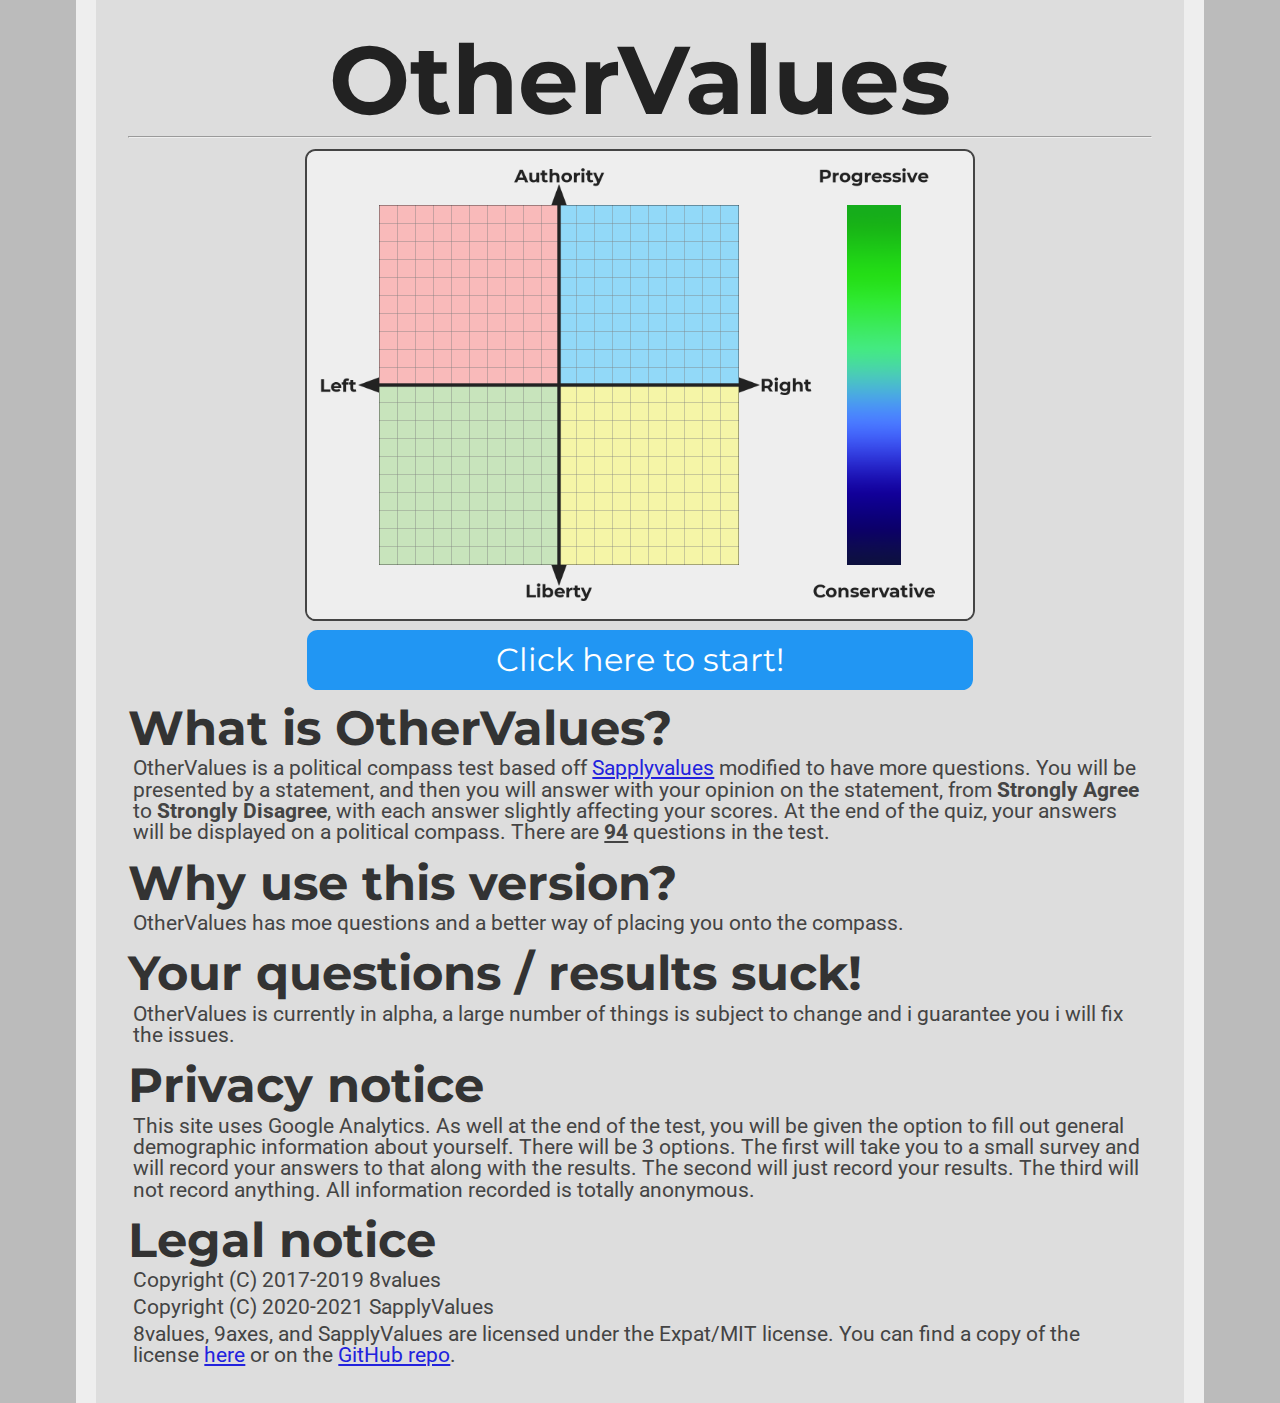
<file: Index.html>
<head>
    <!-- Global site tag (gtag.js) - Google Analytics -->
    <script async src="https://www.googletagmanager.com/gtag/js?id=UA-99715444-7"></script>
    <script>
        window.dataLayer = window.dataLayer || [];
        function gtag() { dataLayer.push(arguments); }
        gtag('js', new Date());

        gtag('config', 'UA-99715444-7');
    </script>

    <link href="https://fonts.googleapis.com/css?family=Montserrat:300,400,700|Roboto:400,700" rel="stylesheet">
    <link href='style.css' rel='stylesheet' type='text/css'>
    <title>OtherValues</title>
    <link rel="icon" type="x-icon" href="icon.png">
    <link rel="shortcut icon" type="x-icon" href="icon.png">
    <meta charset="utf-8">
	<meta name="viewport" content="width=device-width, initial-scale=1.0">
</head>

<body>
	<h1 class="title">OtherValues</h1>
    <svg id="svgHeader" style="width: 100%;" viewBox="0 0 112 19">
		<text x="50%" y="15" class="svgHeader">OtherValues</text>
	</svg>
    <hr>
    <img src="" id="banner">
    <button class="button" onclick="location.href='instructions.html';">Click here to start!</button>

    <h2>What is OtherValues?</h2>
        <p>OtherValues is a political compass test based off <a href="https://sapplyvalues.github.io/">Sapplyvalues</a> modified to have more questions. You will be presented by a statement, and then you will answer with your opinion on the statement, from <b>Strongly Agree</b> to <b>Strongly Disagree</b>, with each answer slightly affecting your scores. At the end of the quiz, your answers will be displayed on a political compass.
        There are <b><u><span id="numOfQuestions"></span></u></b> questions in the test.</p>
    <h2>Why use this version?</h2>
    <p>OtherValues has moe questions and a better way of placing you onto the compass.</p>
    <h2>Your questions / results suck!</h2>
    <p>OtherValues is currently in alpha, a large number of things is subject to change and i guarantee you i will fix the issues.</p>
	<h2>Privacy notice</h2>
    <p>This site uses Google Analytics. As well at the end of the test, you will be given the option to fill out general demographic information about yourself. There will be 3 options. The first will take you to a small survey and will record your answers to that along with the results. The second will just record your results. The third will not record anything. All information recorded is totally anonymous.</p>
    <h2>Legal notice</h2>
    <p>Copyright (C) 2017-2019 8values</p>
    <p>Copyright (C) 2020-2021 SapplyValues</p>
    <p>8values, 9axes, and SapplyValues are licensed under the Expat/MIT license. You can find a copy of the license <a href="LICENSE">here</a> or on the <a href="https://github.com/YoSpeer/3Axes/blob/main/LICENSE">GitHub repo</a>.</p>

    <script type="application/javascript" src="questions.js"></script>
    <script type="text/javascript">
        document.getElementById("numOfQuestions").innerHTML = questions.length;

        window.onload = function() {
            var background = new Image();
            background.onload = function() {
                var c = document.createElement("canvas");
                c.width = 1850;
                c.height = 1300;
                var ctx = c.getContext("2d");
                ctx.fillStyle = "#EEEEEE"
                ctx.fillRect(0, 0, 1850, 1300);
                ctx.drawImage(background, 0, 0);

                document.getElementById("banner").src = c.toDataURL();
            }
            background.src = "./compass.png";
        }
    </script>
</body>
</file>
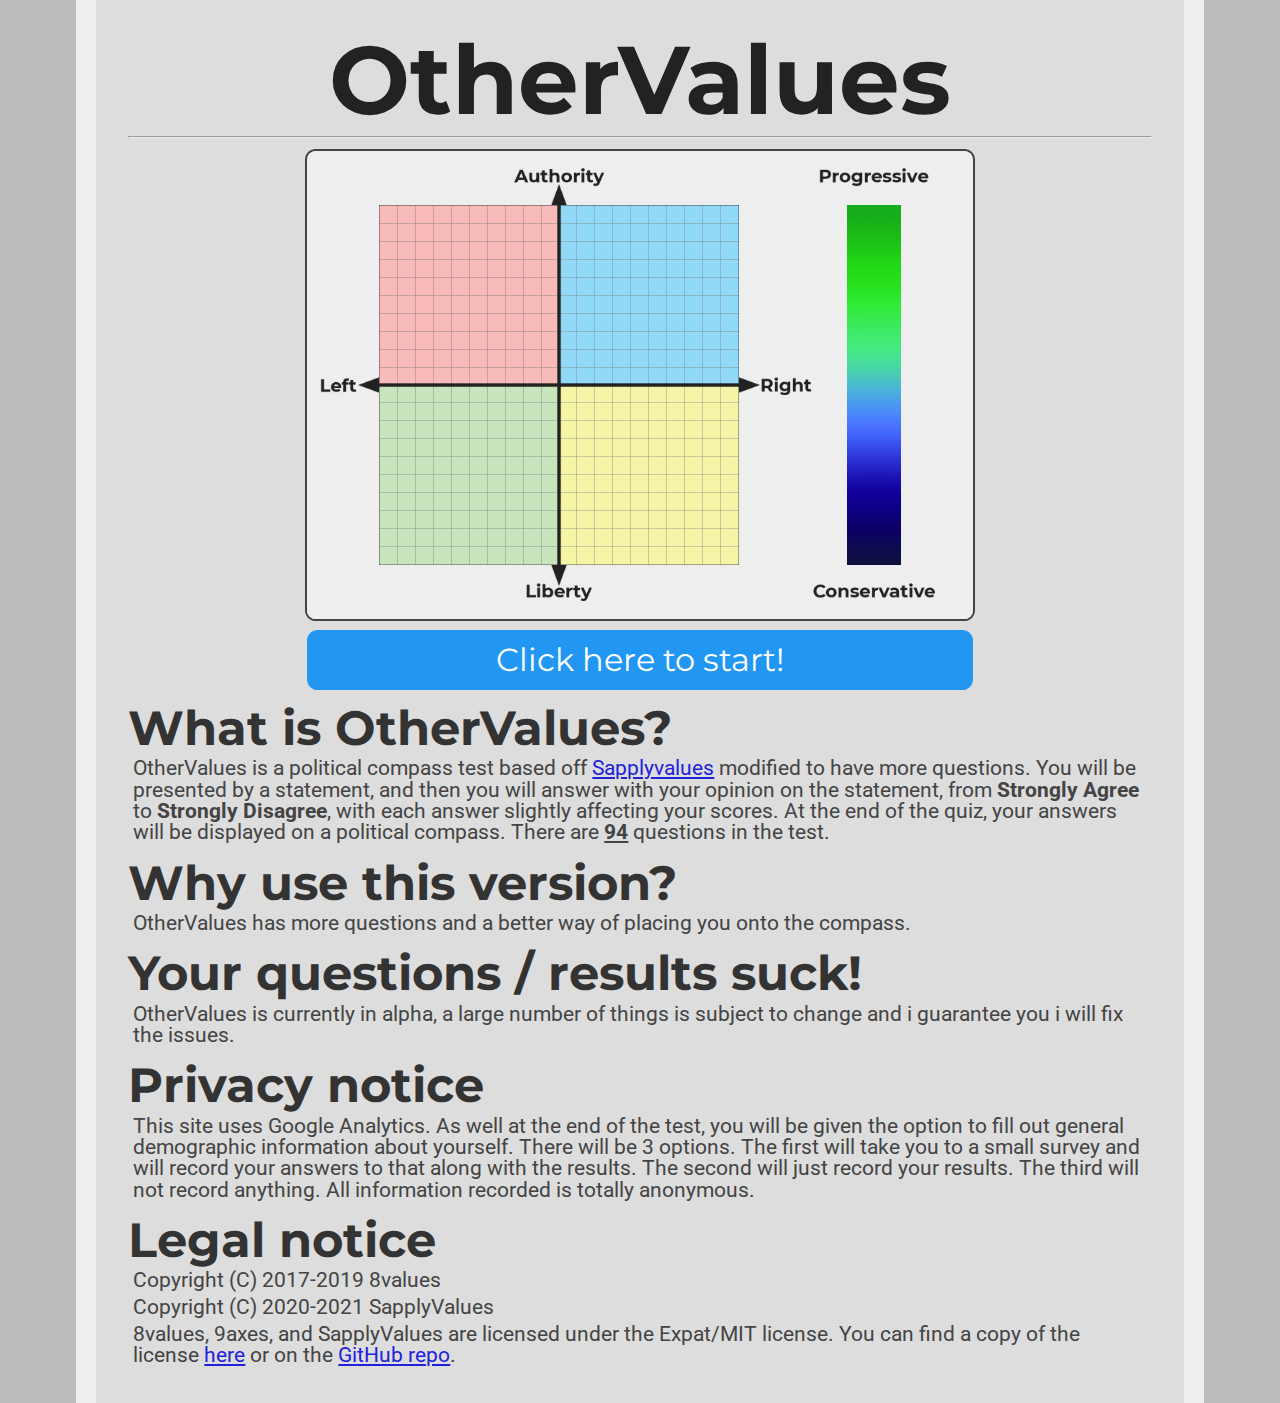
<file: index.html>
<head>
    <!-- Global site tag (gtag.js) - Google Analytics -->
    <script async src="https://www.googletagmanager.com/gtag/js?id=UA-99715444-7"></script>
    <script>
        window.dataLayer = window.dataLayer || [];
        function gtag() { dataLayer.push(arguments); }
        gtag('js', new Date());

        gtag('config', 'UA-99715444-7');
    </script>

    <link href="https://fonts.googleapis.com/css?family=Montserrat:300,400,700|Roboto:400,700" rel="stylesheet">
    <link href='style.css' rel='stylesheet' type='text/css'>
    <title>OtherValues</title>
    <link rel="icon" type="x-icon" href="icon.png">
    <link rel="shortcut icon" type="x-icon" href="icon.png">
    <meta charset="utf-8">
	<meta name="viewport" content="width=device-width, initial-scale=1.0">
</head>

<body>
	<h1 class="title">OtherValues</h1>
    <svg id="svgHeader" style="width: 100%;" viewBox="0 0 112 19">
		<text x="50%" y="15" class="svgHeader">OtherValues</text>
	</svg>
    <hr>
    <img src="" id="banner">
    <button class="button" onclick="location.href='instructions.html';">Click here to start!</button>

    <h2>What is OtherValues?</h2>
        <p>OtherValues is a political compass test based off <a href="https://sapplyvalues.github.io/">Sapplyvalues</a> modified to have more questions. You will be presented by a statement, and then you will answer with your opinion on the statement, from <b>Strongly Agree</b> to <b>Strongly Disagree</b>, with each answer slightly affecting your scores. At the end of the quiz, your answers will be displayed on a political compass.
        There are <b><u><span id="numOfQuestions"></span></u></b> questions in the test.</p>
    <h2>Why use this version?</h2>
    <p>OtherValues has more questions and a better way of placing you onto the compass.</p>
    <h2>Your questions / results suck!</h2>
    <p>OtherValues is currently in alpha, a large number of things is subject to change and i guarantee you i will fix the issues.</p>
	<h2>Privacy notice</h2>
    <p>This site uses Google Analytics. As well at the end of the test, you will be given the option to fill out general demographic information about yourself. There will be 3 options. The first will take you to a small survey and will record your answers to that along with the results. The second will just record your results. The third will not record anything. All information recorded is totally anonymous.</p>
    <h2>Legal notice</h2>
    <p>Copyright (C) 2017-2019 8values</p>
    <p>Copyright (C) 2020-2021 SapplyValues</p>
    <p>8values, 9axes, and SapplyValues are licensed under the Expat/MIT license. You can find a copy of the license <a href="LICENSE">here</a> or on the <a href="https://github.com/YoSpeer/3Axes/blob/main/LICENSE">GitHub repo</a>.</p>

    <script type="application/javascript" src="questions.js"></script>
    <script type="text/javascript">
        document.getElementById("numOfQuestions").innerHTML = questions.length;

        window.onload = function() {
            var background = new Image();
            background.onload = function() {
                var c = document.createElement("canvas");
                c.width = 1850;
                c.height = 1300;
                var ctx = c.getContext("2d");
                ctx.fillStyle = "#EEEEEE"
                ctx.fillRect(0, 0, 1850, 1300);
                ctx.drawImage(background, 0, 0);

                document.getElementById("banner").src = c.toDataURL();
            }
            background.src = "./compass.png";
        }
    </script>
</body>
</file>
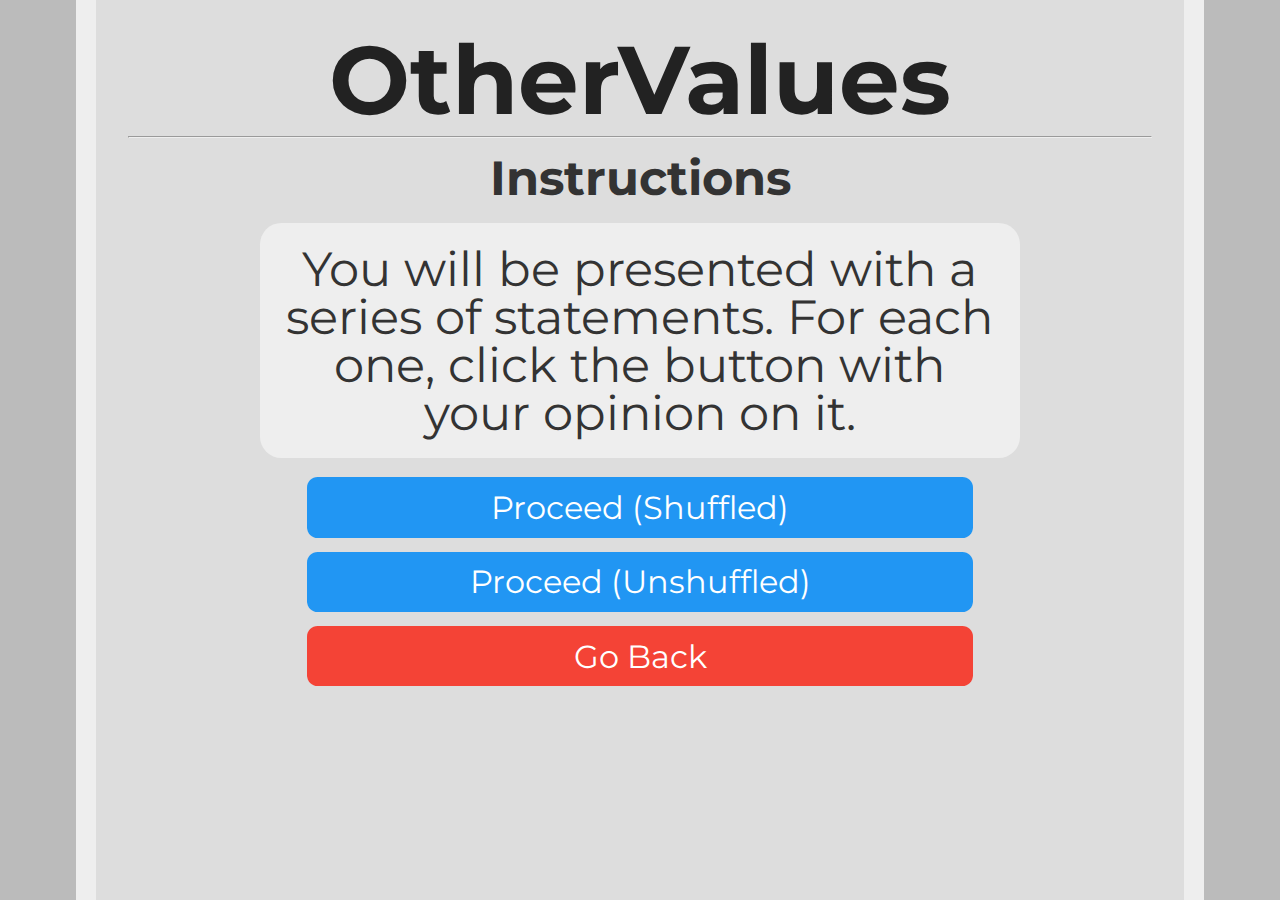
<file: instructions.html>
<head>
    <!-- Global site tag (gtag.js) - Google Analytics -->
    <script async src="https://www.googletagmanager.com/gtag/js?id=UA-99715444-7"></script>
    <script>
        window.dataLayer = window.dataLayer || [];
        function gtag() { dataLayer.push(arguments); }
        gtag('js', new Date());

        gtag('config', 'UA-99715444-7');
    </script>

    <link href="https://fonts.googleapis.com/css?family=Montserrat:300,400,700|Roboto:400,700" rel="stylesheet">
    <link href='style.css' rel='stylesheet' type='text/css'>
    <title>OtherValues Quiz</title>
    <link rel="icon" type="x-icon" href="icon.png">
    <link rel="shortcut icon" type="x-icon" href="icon.png">
	<meta name="viewport" content="width=device-width, initial-scale=1.0">
<meta charset="utf-8">
</head>
<body>    
	<h1 class="title">OtherValues</h1>
    <svg id="svgHeader" style="width: 100%;" viewBox="0 0 112 19">
		<text x="50%" y="15" class="svgHeader">OtherValues</text>
	</svg>
    <hr>
    <h2 style="text-align:center;">Instructions</h2>
    <p class="question">You will be presented with a series of statements. For each one, click the button with your opinion on it.</p>
    <button class="button" onclick="location.href='quiz.html?shuffle=true';" style="background-color: #2196f3;">Proceed (Shuffled)</button> <br>
    <button class="button" onclick="location.href='quiz.html?shuffle=false';" style="background-color: #2196f3;">Proceed (Unshuffled)</button> <br>
    <button class="button" onclick="location.href='index.html';" style="background-color: #f44336;">Go Back</button> <br>
</body>
</file>
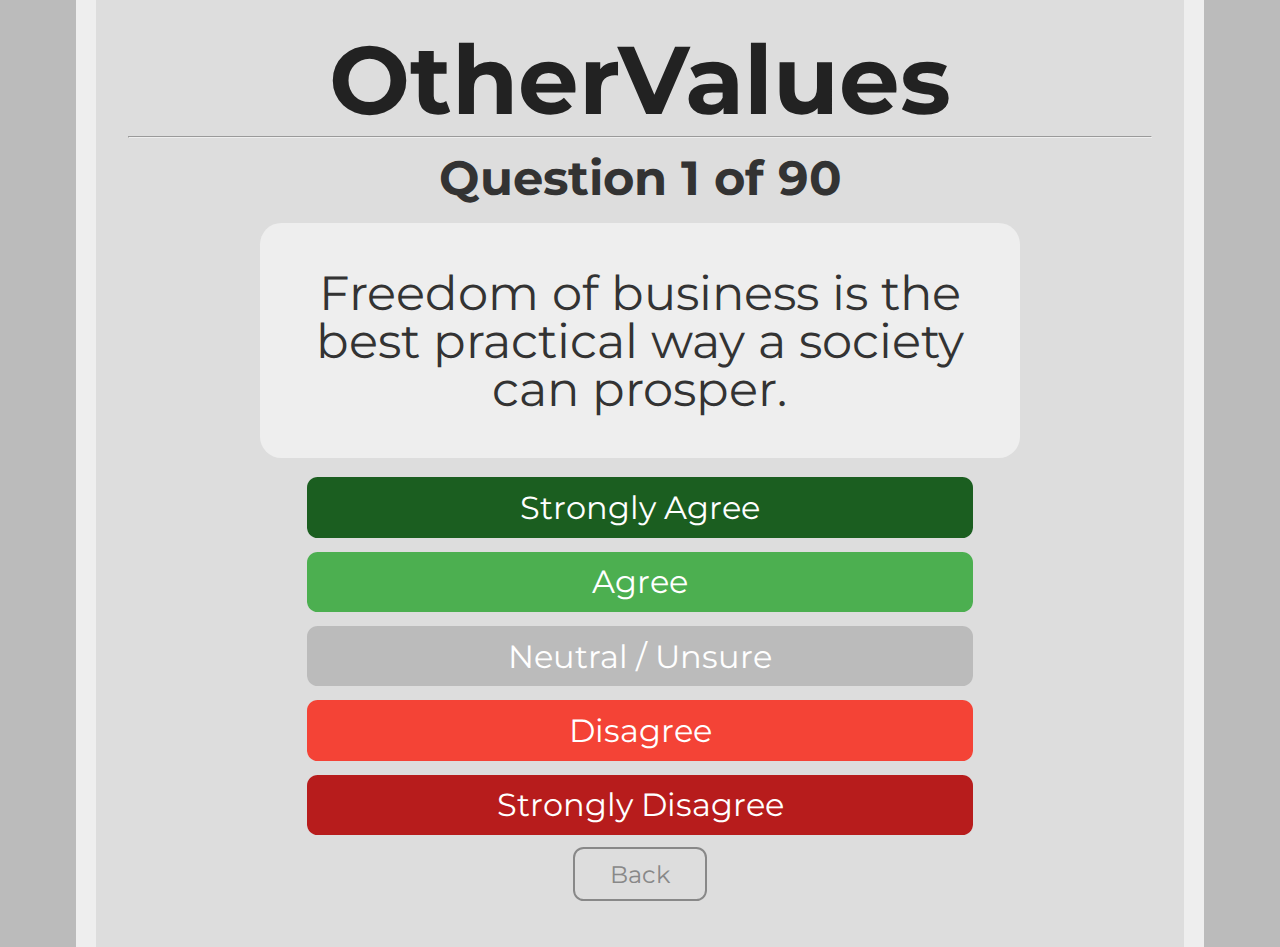
<file: quiz.html>
<head>
    <!-- Global site tag (gtag.js) - Google Analytics -->
    <script async src="https://www.googletagmanager.com/gtag/js?id=UA-99715444-7"></script>
    <script>
        window.dataLayer = window.dataLayer || [];
        function gtag() { dataLayer.push(arguments); }
        gtag('js', new Date());

        gtag('config', 'UA-99715444-7');
    </script>

    <meta charset="utf-8">
    <title>OtherValues Quiz</title>

    <link href="https://fonts.googleapis.com/css?family=Montserrat:300,400,700|Roboto:400,700" rel="stylesheet">
    <link href='style.css' rel='stylesheet' type='text/css'>
    <link rel="icon" type="x-icon" href="icon.png">
    <link rel="shortcut icon" type="x-icon" href="icon.png">

    <script type="application/javascript" src="questions.js"></script>

    <script src="https://ajax.googleapis.com/ajax/libs/jquery/3.5.1/jquery.min.js"></script>
	<meta name="viewport" content="width=device-width, initial-scale=1.0">
</head>

<body>

	<h1 class="title">OtherValues</h1>
    <svg id="svgHeader" style="width: 100%;" viewBox="0 0 112 19">
		<text x="50%" y="15" class="svgHeader">OtherValues</text>
	</svg>
<hr>
<h2 style="text-align:center;" id="question-number">Loading...</h2>
<p class="question" id="question-text"></p>
<button class="button" onclick="next_question(1.0)" style="background-color: #1b5e20;">Strongly Agree</button> <br>
<button class="button" onclick="next_question(0.5)" style="background-color: #4caf50;">Agree</button> <br>
<button class="button" onclick="next_question(0)" style="background-color: #bbbbbb;">Neutral / Unsure</button> <br>
<button class="button" onclick="next_question(-0.5)" style="background-color: #f44336;">Disagree</button> <br>
<button class="button" onclick="next_question(-1.0)" style="background-color: #b71c1c;">Strongly Disagree</button> <br>
<button class="small_button" onclick="prev_question()" id="back_button">Back</button>
<button class="small_button_off" id="back_button_off">Back</button><br>

<script>
    // variables
    var answers = new Object();     // Store user's answers
    var qn = 0; // Current question order


    // Populate questionsObject

    var questionsObject = new Object();     // Question objects with ID keys
    questions.forEach(populateQO);

    function populateQO(value) {
      questionsObject[value['id']] = value
    }


    // Populate & shuffle questionsOrder

    var questionsOrder = Object.keys(questionsObject); //Array of shuffled question IDs

    const urlParams = new URLSearchParams(window.location.search);
    if (urlParams.get("shuffle") == "true") {
        shuffleArray(questionsOrder);
    }

    function shuffleArray(array) {
      for (let i = array.length - 1; i > 0; i--) {
        const j = Math.floor(Math.random() * (i + 1));
        [array[i], array[j]] = [array[j], array[i]];
      }
    }

    // Question initialization

    init_question();

    function init_question() {
        $("#question-text").html(questionsObject[questionsOrder[qn]].question);
        $("#question-number").html("Question "+(qn + 1)+" of "+(questionsOrder.length));



        if (jQuery.isEmptyObject(answers)) {
            $('#back_button').hide()
            $('#back_button_off').show()
        } else {
            $('#back_button').show()
            $('#back_button_off').hide()
        }
    }


    // Next question

    function next_question(answer) {
        if (qn === questionsOrder.length) {
            return;
        }

        answers[questionsOrder[qn]] = answer;
        qn++;

        if (qn < questionsOrder.length) {
            init_question();
        } else {
            results();
        }
    }


    // Previous question

    function prev_question() {
        if (jQuery.isEmptyObject(answers)) {
            $('#back_button').hide()
            $('#back_button_off').show()
            return;
        }
        qn--;

        delete answers[questionsOrder[qn]];

        init_question();
    }


    // RESULTS

    function results() {

        window.sessionStorage.answers = JSON.stringify(answers);


        // Calculate final results
        pct = percentageCalculation();
        window.sessionStorage.percentages = JSON.stringify(pct);

        // prepare arguments
        var args = '?';
        for (const i in Object.keys(pct)) {
            effectName = Object.keys(pct)[i]
            args += `${effectName}=${pct[effectName]}`

            var cycle = parseInt(i)
            if (cycle+1 !== Object.keys(pct).length) {
                args += '&'
            }
        }
        //return;
        location.href = ((window.location.hostname == "sapplyvalues.github.io") ? `feedback.html` : `results.html`) + args

    }


    // Calculate percentage

    function percentageCalculation() {
        // calc max
        var max = new Object(); // Max possible scores
        var score = new Object(); // User scores
        var pct = new Object(); // Percentages/Score

        // prepare
        for (const id in answers) {
            for (const effectName in questionsObject[id].effects) {
                max[effectName] = 0
                score[effectName] = 0
            }
        }

        // get max & scores
        for (const id in answers) {
            // dismiss "don't know"
            if (answers[id] !== null) {
                for (const effectName in questionsObject[id].effects) {
                    max[effectName] += Math.abs(questionsObject[id].effects[effectName]);
                    score[effectName] += answers[id]*questionsObject[id].effects[effectName];
                }
            }
        }

        // calc score

        for (const i in Object.keys(max)) {
            effectName = Object.keys(max)[i]

            if (max[effectName] > 0) {
                pct[effectName] = (Math.round((score[effectName]*10/max[effectName]) * 100) / 100).toFixed(2);
            } else {
                pct[effectName] = 0
            }
        }

        return pct;
    }
</script>

</body>
</file>
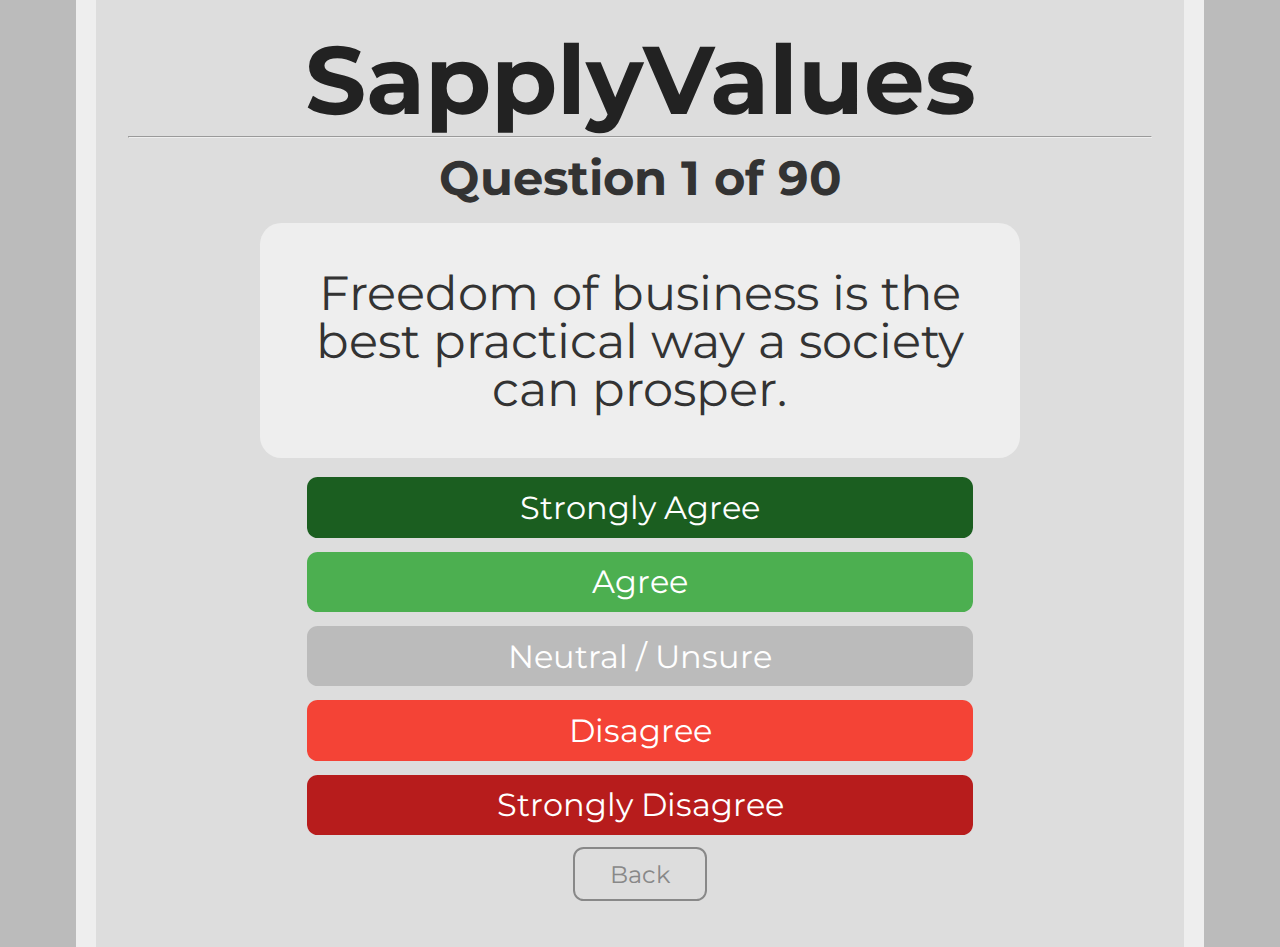
<file: Quiz.html>
<head>
    <!-- Global site tag (gtag.js) - Google Analytics -->
    <script async src="https://www.googletagmanager.com/gtag/js?id=UA-99715444-7"></script>
    <script>
        window.dataLayer = window.dataLayer || [];
        function gtag() { dataLayer.push(arguments); }
        gtag('js', new Date());

        gtag('config', 'UA-99715444-7');
    </script>

    <meta charset="utf-8">
    <title>SapplyValues Quiz</title>

    <link href="https://fonts.googleapis.com/css?family=Montserrat:300,400,700|Roboto:400,700" rel="stylesheet">
    <link href='style.css' rel='stylesheet' type='text/css'>
    <link rel="icon" type="x-icon" href="icon.png">
    <link rel="shortcut icon" type="x-icon" href="icon.png">

    <script type="application/javascript" src="questions.js"></script>

    <script src="https://ajax.googleapis.com/ajax/libs/jquery/3.5.1/jquery.min.js"></script>
	<meta name="viewport" content="width=device-width, initial-scale=1.0">
</head>

<body>

	<h1 class="title">SapplyValues</h1>
    <svg id="svgHeader" style="width: 100%;" viewBox="0 0 112 19">
		<text x="50%" y="15" class="svgHeader">SapplyValues</text>
	</svg>
<hr>
<h2 style="text-align:center;" id="question-number">Loading...</h2>
<p class="question" id="question-text"></p>
<button class="button" onclick="next_question(1.0)" style="background-color: #1b5e20;">Strongly Agree</button> <br>
<button class="button" onclick="next_question(0.5)" style="background-color: #4caf50;">Agree</button> <br>
<button class="button" onclick="next_question(0)" style="background-color: #bbbbbb;">Neutral / Unsure</button> <br>
<button class="button" onclick="next_question(-0.5)" style="background-color: #f44336;">Disagree</button> <br>
<button class="button" onclick="next_question(-1.0)" style="background-color: #b71c1c;">Strongly Disagree</button> <br>
<button class="small_button" onclick="prev_question()" id="back_button">Back</button>
<button class="small_button_off" id="back_button_off">Back</button><br>

<script>
    // variables
    var answers = new Object();     // Store user's answers
    var qn = 0; // Current question order


    // Populate questionsObject

    var questionsObject = new Object();     // Question objects with ID keys
    questions.forEach(populateQO);

    function populateQO(value) {
      questionsObject[value['id']] = value
    }


    // Populate & shuffle questionsOrder

    var questionsOrder = Object.keys(questionsObject); //Array of shuffled question IDs

    const urlParams = new URLSearchParams(window.location.search);
    if (urlParams.get("shuffle") == "true") {
        shuffleArray(questionsOrder);
    }

    function shuffleArray(array) {
      for (let i = array.length - 1; i > 0; i--) {
        const j = Math.floor(Math.random() * (i + 1));
        [array[i], array[j]] = [array[j], array[i]];
      }
    }

    // Question initialization

    init_question();

    function init_question() {
        $("#question-text").html(questionsObject[questionsOrder[qn]].question);
        $("#question-number").html("Question "+(qn + 1)+" of "+(questionsOrder.length));



        if (jQuery.isEmptyObject(answers)) {
            $('#back_button').hide()
            $('#back_button_off').show()
        } else {
            $('#back_button').show()
            $('#back_button_off').hide()
        }
    }


    // Next question

    function next_question(answer) {
        if (qn === questionsOrder.length) {
            return;
        }

        answers[questionsOrder[qn]] = answer;
        qn++;

        if (qn < questionsOrder.length) {
            init_question();
        } else {
            results();
        }
    }


    // Previous question

    function prev_question() {
        if (jQuery.isEmptyObject(answers)) {
            $('#back_button').hide()
            $('#back_button_off').show()
            return;
        }
        qn--;

        delete answers[questionsOrder[qn]];

        init_question();
    }


    // RESULTS

    function results() {

        window.sessionStorage.answers = JSON.stringify(answers);


        // Calculate final results
        pct = percentageCalculation();
        window.sessionStorage.percentages = JSON.stringify(pct);

        // prepare arguments
        var args = '?';
        for (const i in Object.keys(pct)) {
            effectName = Object.keys(pct)[i]
            args += `${effectName}=${pct[effectName]}`

            var cycle = parseInt(i)
            if (cycle+1 !== Object.keys(pct).length) {
                args += '&'
            }
        }
        //return;
        location.href = ((window.location.hostname == "sapplyvalues.github.io") ? `feedback.html` : `results.html`) + args

    }


    // Calculate percentage

    function percentageCalculation() {
        // calc max
        var max = new Object(); // Max possible scores
        var score = new Object(); // User scores
        var pct = new Object(); // Percentages/Score

        // prepare
        for (const id in answers) {
            for (const effectName in questionsObject[id].effects) {
                max[effectName] = 0
                score[effectName] = 0
            }
        }

        // get max & scores
        for (const id in answers) {
            // dismiss "don't know"
            if (answers[id] !== null) {
                for (const effectName in questionsObject[id].effects) {
                    max[effectName] += Math.abs(questionsObject[id].effects[effectName]);
                    score[effectName] += answers[id]*questionsObject[id].effects[effectName];
                }
            }
        }

        // calc score

        for (const i in Object.keys(max)) {
            effectName = Object.keys(max)[i]

            if (max[effectName] > 0) {
                pct[effectName] = (Math.round((score[effectName]*10/max[effectName]) * 100) / 100).toFixed(2);
            } else {
                pct[effectName] = 0
            }
        }

        return pct;
    }
</script>

</body>
</file>
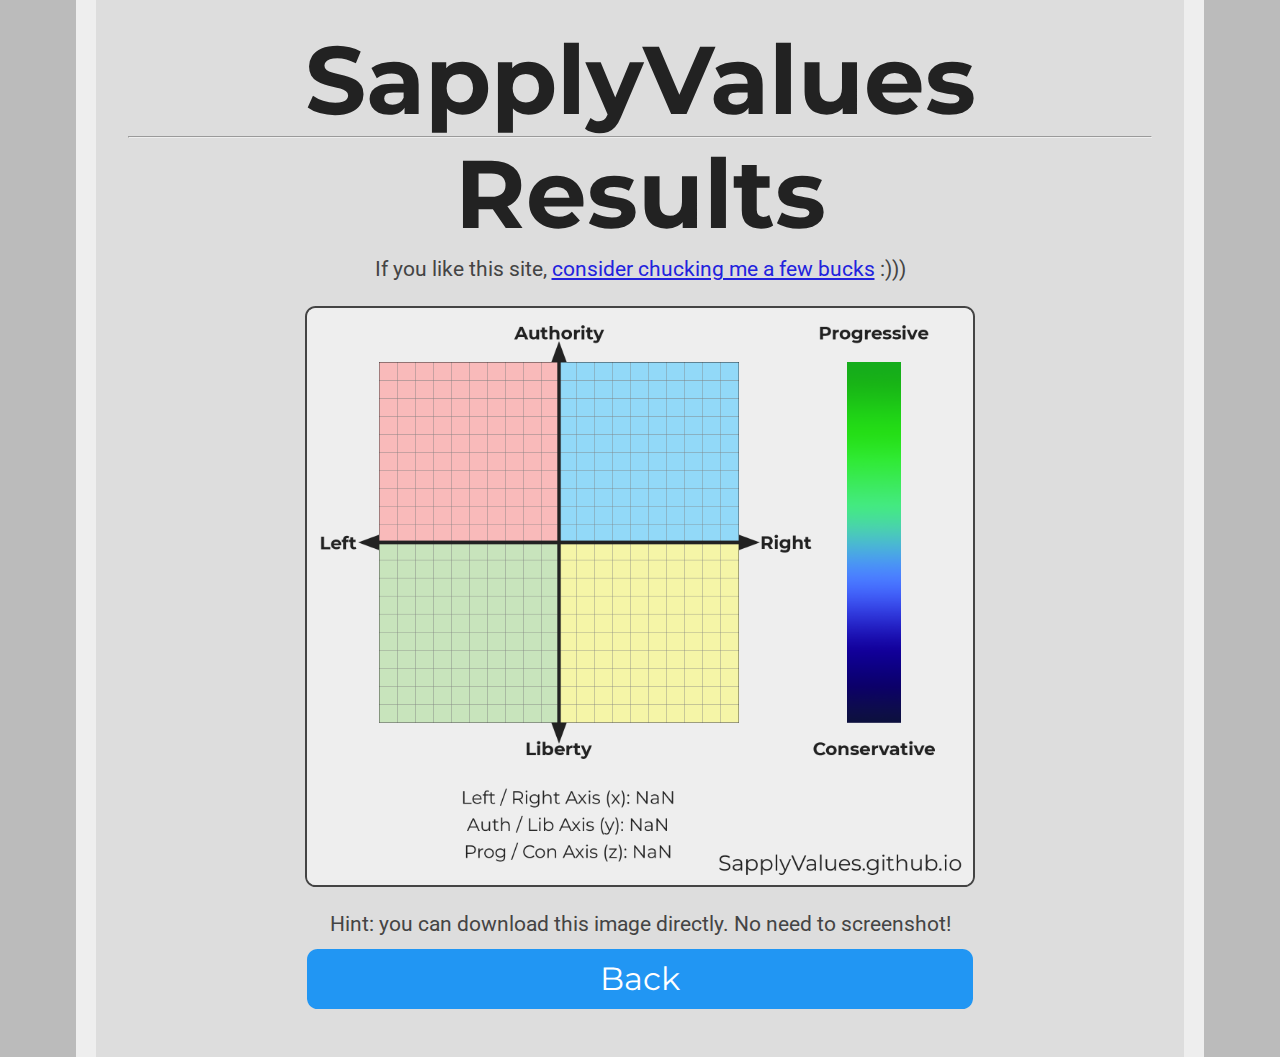
<file: results.html>
<head>
    <!-- Global site tag (gtag.js) - Google Analytics -->
    <script async src="https://www.googletagmanager.com/gtag/js?id=UA-99715444-7"></script>
    <script>
        window.dataLayer = window.dataLayer || [];
        function gtag() { dataLayer.push(arguments); }
        gtag('js', new Date());

        gtag('config', 'UA-99715444-7');
    </script>

    <link href="https://fonts.googleapis.com/css?family=Montserrat:300,400,700|Roboto:400,700" rel="stylesheet">
    <link href='style.css' rel='stylesheet' type='text/css'>
    <title>SapplyValues Results</title>
    <link rel="icon" type="x-icon" href="icon.png">
    <link rel="shortcut icon" type="x-icon" href="icon.png">
    <meta charset="utf-8">
	<meta name="viewport" content="width=device-width, initial-scale=1.0">
    </head>
    
    <body>
    <h1 class="title">SapplyValues</h1>
    <svg id="svgHeader" style="width: 100%;" viewBox="0 0 112 19">
        <text x="50%" y="15" class="svgHeader">SapplyValues</text>
    </svg>
    <hr>
    
	<h1 class="title">Results</h1></br>
    <p style="text-align:center;margin:-2px auto">If you like this site, <a href="https://ko-fi.com/sunkdatadiver">consider chucking me a few bucks</a> :)))</p></br>
    <svg id="svgHeader" style="width: 100%;" viewBox="0 0 112 19">
		<text x="50%" y="15" class="svgHeader">Results</text>
	</svg>
    
    <img src="" id="banner"></canvas></br>
    <p style="text-align:center;margin:-2px auto">Hint: you can download this image directly. No need to screenshot!</p></br>
    <button class="button" onclick="location.href='index.html';" style="background-color: #2196f3;">Back</button> <br>
	
    
    <script>
        const urlParams = new URLSearchParams(window.location.search);
        x_axis  = parseFloat(urlParams.get("right"))
        y_axis  = parseFloat(urlParams.get("auth"))
        z_axis  = parseFloat(urlParams.get("prog"))
    
        window.onload = function() {
            var background = new Image();
            background.onload = function() {
                var c = document.createElement("canvas");
                c.width = 1850;
                c.height = 1600;
                var ctx = c.getContext("2d");
                ctx.fillStyle = "#EEEEEE"
                ctx.fillRect(0, 0, 1850, 1600);
                ctx.drawImage(background, 0, 0);
    
                var dot = c.getContext("2d");
                dot.beginPath();
                dot.arc(200 + (1000 * (x_axis+10)/20), 1150 - (1000 * (y_axis + 10)/20), 25, 0, 2 * Math.PI);
                dot.fillStyle = 'red';
                dot.fill();
                dot.stroke();
    
                var line = c.getContext("2d");
                line.beginPath();
                line.moveTo(1500, 1145 - (1000 * (z_axis + 10)/20));
                line.lineTo(1650, 1145 - (1000 * (z_axis + 10)/20));
                line.lineWidth = 10;
                line.strokeStyle = "red";
                line.stroke();
    
                ctx.font="50px Montserrat"
                ctx.textAlign="center"
                ctx.fillStyle="#222222"
                ctx.fillText("Left / Right Axis (x): " + x_axis, 725, 1375)
                ctx.fillText("Auth / Lib Axis (y): " + y_axis, 725, 1450)
                ctx.fillText("Prog / Con Axis (z): " + z_axis, 725, 1525)
                ctx.textAlign="right"
                ctx.font="60px Montserrat"
                ctx.fillText("SapplyValues.github.io", 1820, 1560)
    
                document.getElementById("banner").src = c.toDataURL();
            }
            background.src = "./compass.png";
        }
        </script>
    </body>
</file>
<file: style.css>
html {
    background-color: #bbbbbb;
    padding: 0px;
}
body {
    width: 80%;
    min-height: calc(100vh - 4em);
    margin: 0 auto;
    padding: 2em;
    background-color: #dddddd;
    border-color: #eeeeee;
    border-left-style: solid;
    border-right-style: solid;
    border-width: 20px;
}
p {
    color: #444444;
    font-family: 'Roboto', sans-serif;
    font-size: 16pt;
    line-height: 1;
    margin: 4pt;
}
a{
    color: #2222DD;
}
a:hover{
    color: #22DDDD;
}
p.value-description {
    text-indent: -16pt;
    margin-left: 20pt;
}
p.question {
    margin: 16pt auto;
    color: #333333;
    font-family: 'Montserrat', sans-serif;
    font-weight: normal;
    width: 70%;
    min-width: 500pt;
    min-height: 144pt;
    background-color: #eeeeee;
    padding: 16pt;
    border-radius: 16pt;
    font-size: 36pt;
    display: flex;
    justify-content: center;
    align-items: center;
    text-align: center;

}
h1 {
    color: #222222;
    font-family: 'Montserrat', sans-serif;
    font-size: 72pt;
    text-align: center;
    line-height: 72pt;
    margin-top: 0pt;
    margin-bottom: 0pt;
}
#svgHeader {
	display: none;
}
h2 {
    color: #333333;
    font-family: 'Montserrat', sans-serif;
    font-size: 36pt;
    line-height: 36pt;
    margin-top: 12pt;
    margin-bottom: 0pt;
}
li {
    font-size: 16pt;
    text-indent: 16pt;
}
a {
    font-family: inherit;
}

.selection {
    background-color: #4caf50;
    font-family: 'Montserrat', sans-serif;
    border: none;
    border-radius: 8pt;
    color: white;
    padding: 8pt;
    width: 50%;
    min-width: 500pt;
    text-align: center;
    text-decoration: none;
    display: block;
    font-size: 24pt;
    margin: -2px auto;
    cursor: pointer;
}

.num_input {
    background-color: #2196f3;
    font-family: 'Montserrat', sans-serif;
    border: none;
    border-radius: 8pt;
    color: white;
    padding: 8pt;
    width: 50%;
    min-width: 500pt;
    text-align: center;
    text-decoration: none;
    display: block;
    font-size: 24pt;
    margin: -2px auto;
    cursor: pointer;
}

.text_input {
    background-color: #2196f3;
    font-family: 'Montserrat', sans-serif;
    border: none;
    border-radius: 8pt;
    color: white;
    padding: 8pt;
    width: 50%;
    min-width: 500pt;
    text-align: center;
    text-decoration: none;
    display: block;
    font-size: 24pt;
    margin: -2px auto;
    cursor: pointer;
}

img.center {
    display: block;
    margin: 1em auto;
    width: 50%;
    min-width: 500pt;
}
.button {
    background-color: #2196f3;
    font-family: 'Montserrat', sans-serif;
    border: none;
    border-radius: 8pt;
    color: white;
    padding: 8pt;
    width: 50%;
    min-width: 500pt;
    text-align: center;
    text-decoration: none;
    display: block;
    font-size: 24pt;
    margin: -2px auto;
    cursor: pointer;
}
.green_button {
    background-color: #4caf50;
}
.small_button, .small_button_off {
    background-color: #333;
    font-family: 'Montserrat', sans-serif;
    border: none;
    border-radius: 8pt;
    color: white;
    padding: 8pt;
    width: 10%;
    min-width: 100pt;
    text-align: center;
    text-decoration: none;
    display: block;
    font-size: 18pt;
    margin: -2px auto;
    cursor: pointer;
}
.small_button_off {
    background-color: #ddd;
    color: #888;
    border: 2px solid #888;
    cursor: not-allowed;
    margin: -4px auto;
}
.button:disabled {
    background-color: #ddd;
    font-family: 'Montserrat', sans-serif;
    border: 2px solid #888;
    border-radius: 8pt;
    color: #888;
    padding: 8pt;
    width: 50%;
    min-width: 500pt;
    text-align: center;
    text-decoration: none;
    display: block;
    font-size: 24pt;
    margin: -2px auto;
    cursor: not-allowed;
}
div.text-wrapper {
    font-family: 'Montserrat', sans-serif;
    font-size: 36pt;
    line-height: 36pt;
    color: #222222;
    display: inline-block;
}
span.weight-300 {
    font-weight: 300;
}
#banner {
    border-color: #444444;
    border-style: solid;
    border-width: 2px;
    border-radius: 8pt;
    display: block;
    margin: 8pt;
    margin-left: auto;
    margin-right: auto;
    max-width: 50%;
	min-width: 500pt;
}

@media screen and (orientation:portrait) {
	body {
		width: auto !important;
		border-width: 0px !important;  
	}
	
	.title {
		display: none;
	}
	
    #svgHeader {
		display: block !important;
    }

	.svgHeader {
		color: #222222;
		font-family: 'Montserrat', sans-serif;
		text-align: center;
		margin-top: 0pt;
		margin-bottom: 0pt;
		font-weight: bold;
        text-anchor: middle;
	}
	
	#banner {
		min-width: 0px;
		max-width: 100%;
		border-width: 1px;
	}
	
	.button, .button:disabled, .text_input, .num_input, .selection {
		min-width: 0px;
		max-width: 100%;
		width: 100%;
		font-size: 1.5em;
	}
	
	h2 {
		font-size: 1.5em;
		line-height: initial
	}

    p.question {
        min-height: 224px !important;
        min-width: 0px;
		max-width: 100%;
		width: auto;
		font-size: 1.75em;
    }
  }
</file>
